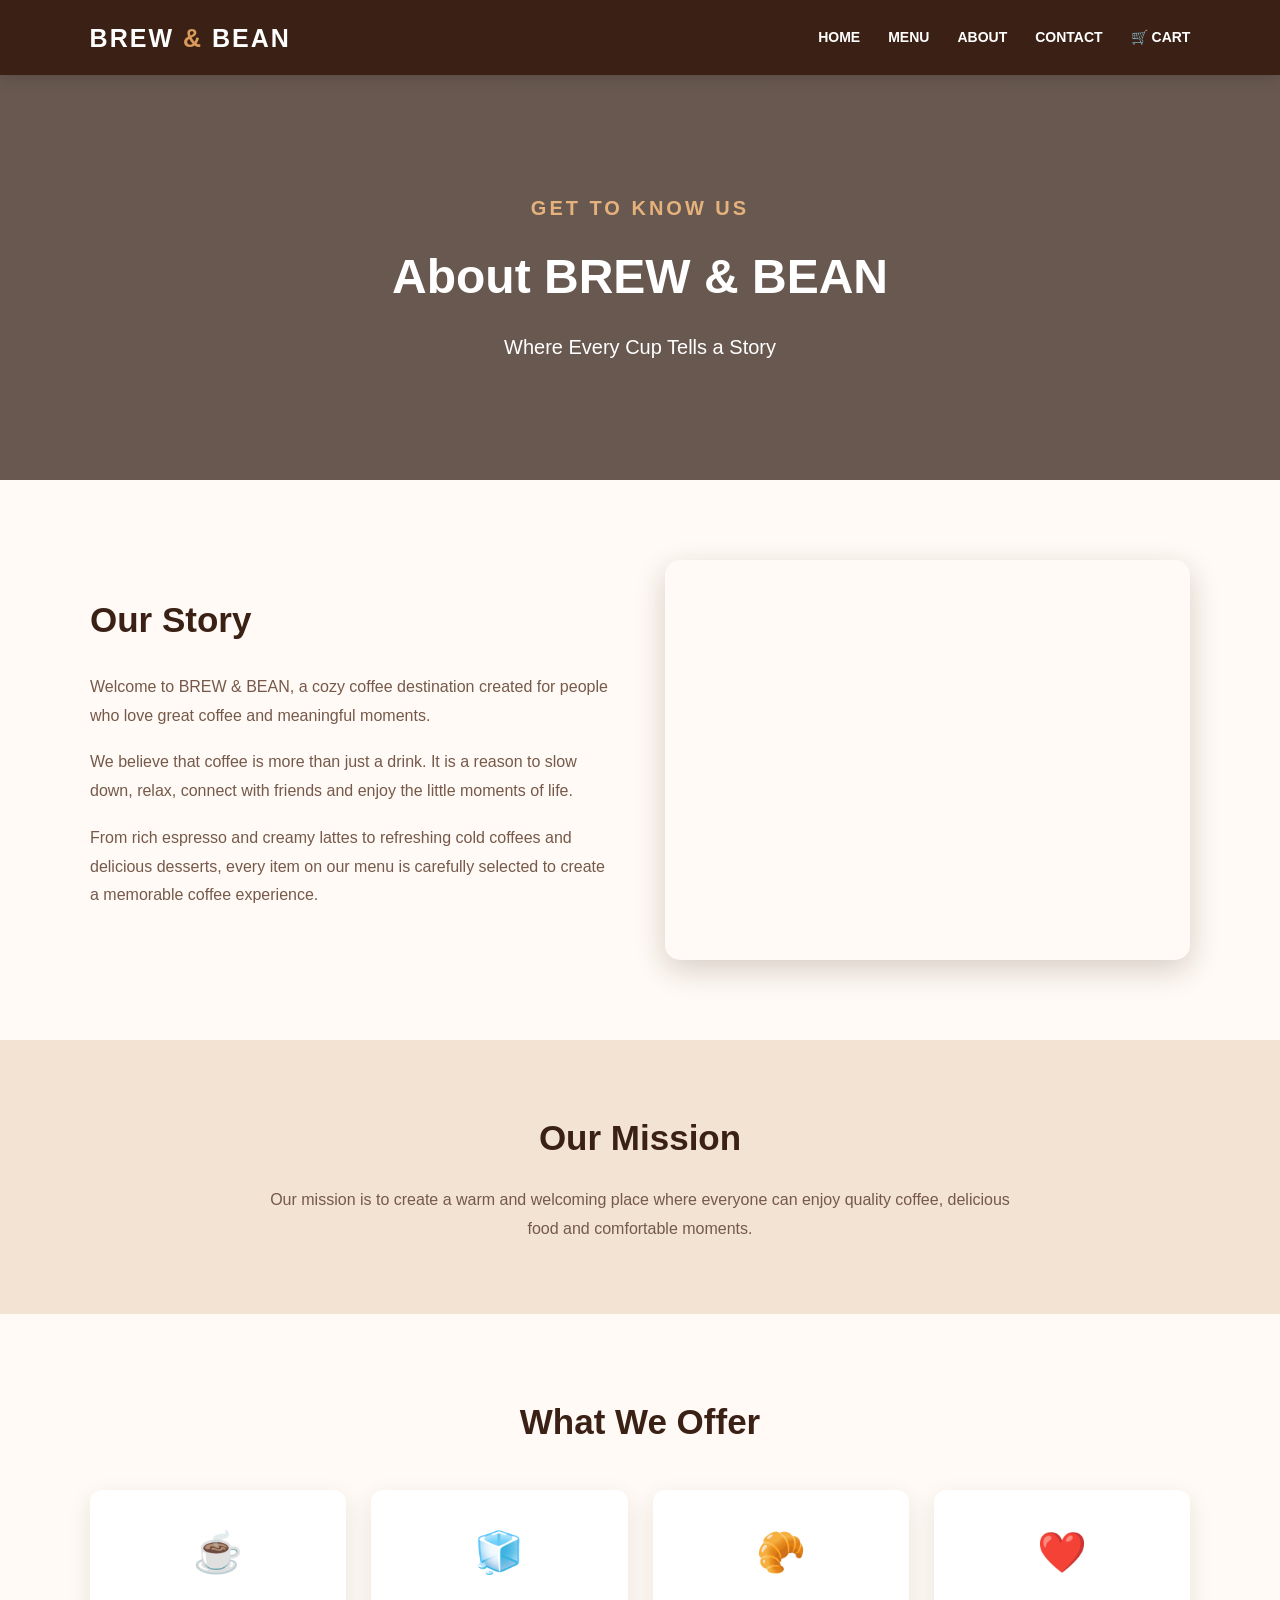
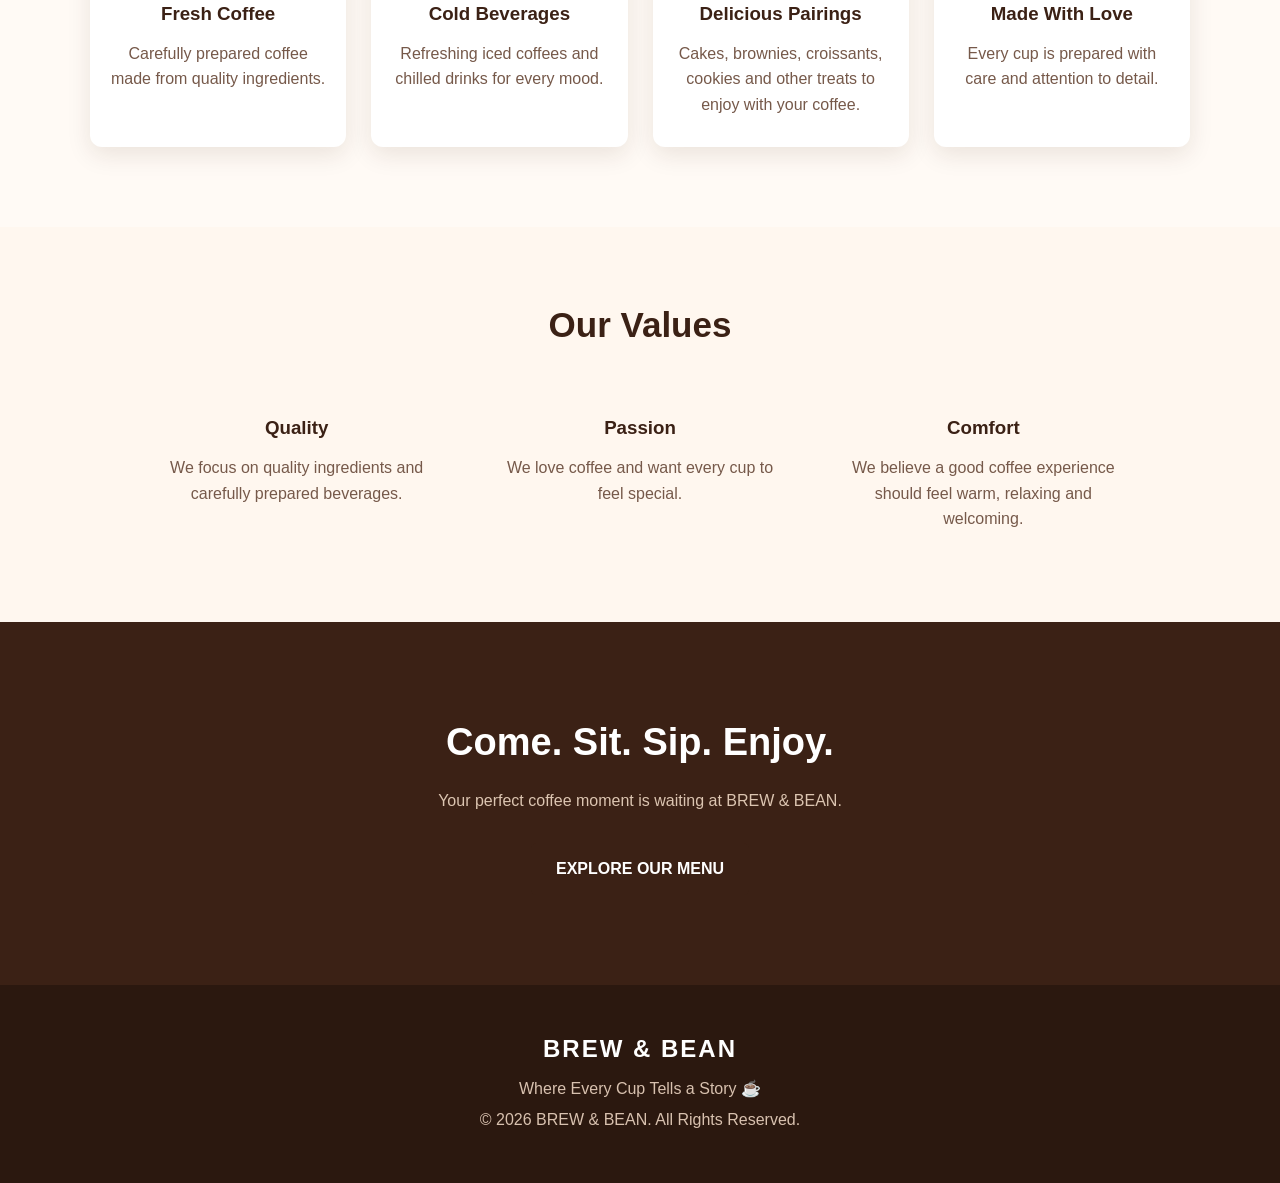
<file: about.html>
<!DOCTYPE html>
<html lang="en">
<head>
    <meta charset="UTF-8">
    <meta name="viewport"
          content="width=device-width, initial-scale=1.0">
    <title>BREW & BEAN | About Us</title>
    <link rel="stylesheet" href="css/style.css">
</head>
<body>
<header>
    <div class="logo">
        BREW <span>&</span> BEAN
    </div>
    <nav>
        <a href="index.html">HOME</a>
        <a href="menu.html">MENU</a>
        <a href="about.html">ABOUT</a>
        <a href="contact.html">CONTACT</a>
        <a href="cart.html">🛒 CART</a>
    </nav>
</header>
<section class="about-hero">
    <div class="about-hero-content">
        <p class="small-title">GET TO KNOW US</p>
        <h1>About BREW & BEAN</h1>
        <p>
            Where Every Cup Tells a Story
        </p>
    </div>
</section>
<section class="about-section">
    <div class="about-content">
        <div class="about-text">
            <h2>Our Story</h2>
            <p>
                Welcome to BREW & BEAN, a cozy coffee destination
                created for people who love great coffee and
                meaningful moments.
            </p>
            <p>
                We believe that coffee is more than just a drink.
                It is a reason to slow down, relax, connect with
                friends and enjoy the little moments of life.
            </p>
            <p>
                From rich espresso and creamy lattes to refreshing
                cold coffees and delicious desserts, every item on
                our menu is carefully selected to create a memorable
                coffee experience.
            </p>
        </div>
        <div class="about-video">
            <video autoplay muted loop playsinline>
                <source
                    src="videos/coffee.mp4"
                    type="video/mp4">
            </video>
        </div>
    </div>
</section>
<section class="mission">
    <h2>Our Mission</h2>
    <p>
        Our mission is to create a warm and welcoming place where
        everyone can enjoy quality coffee, delicious food and
        comfortable moments.
    </p>
</section>
<section class="offer-section">
    <h2>What We Offer</h2>
    <div class="offer-grid">
        <div class="offer-card">
            <div class="offer-icon">☕</div>
            <h3>Fresh Coffee</h3>
            <p>
                Carefully prepared coffee made from quality
                ingredients.
            </p>
        </div>
        <div class="offer-card">
            <div class="offer-icon">🧊</div>
            <h3>Cold Beverages</h3>
            <p>
                Refreshing iced coffees and chilled drinks
                for every mood.
            </p>
        </div>
        <div class="offer-card">
            <div class="offer-icon">🥐</div>
            <h3>Delicious Pairings</h3>
            <p>
                Cakes, brownies, croissants, cookies and other
                treats to enjoy with your coffee.
            </p>
        </div>
        <div class="offer-card">
            <div class="offer-icon">❤️</div>
            <h3>Made With Love</h3>
            <p>
                Every cup is prepared with care and attention
                to detail.
            </p>
        </div>
    </div>
</section>
<section class="values-section">
    <h2>Our Values</h2>
    <div class="values-grid">
        <div>
            <h3>Quality</h3>
            <p>
                We focus on quality ingredients and carefully
                prepared beverages.
            </p>
        </div>
        <div>
            <h3>Passion</h3>
            <p>
                We love coffee and want every cup to feel
                special.
            </p>
        </div>
        <div>
            <h3>Comfort</h3>
            <p>
                We believe a good coffee experience should feel
                warm, relaxing and welcoming.
            </p>
        </div>
    </div>
</section>
<section class="about-closing">
    <h2>Come. Sit. Sip. Enjoy.</h2>
    <p>
        Your perfect coffee moment is waiting at BREW & BEAN.
    </p>
    <a href="menu.html" class="btn">
        EXPLORE OUR MENU
    </a>
</section>
<footer>
    <h2>BREW & BEAN</h2>
    <p>Where Every Cup Tells a Story ☕</p>
    <p>© 2026 BREW & BEAN. All Rights Reserved.</p>
</footer>
</body>
</html>
</file>
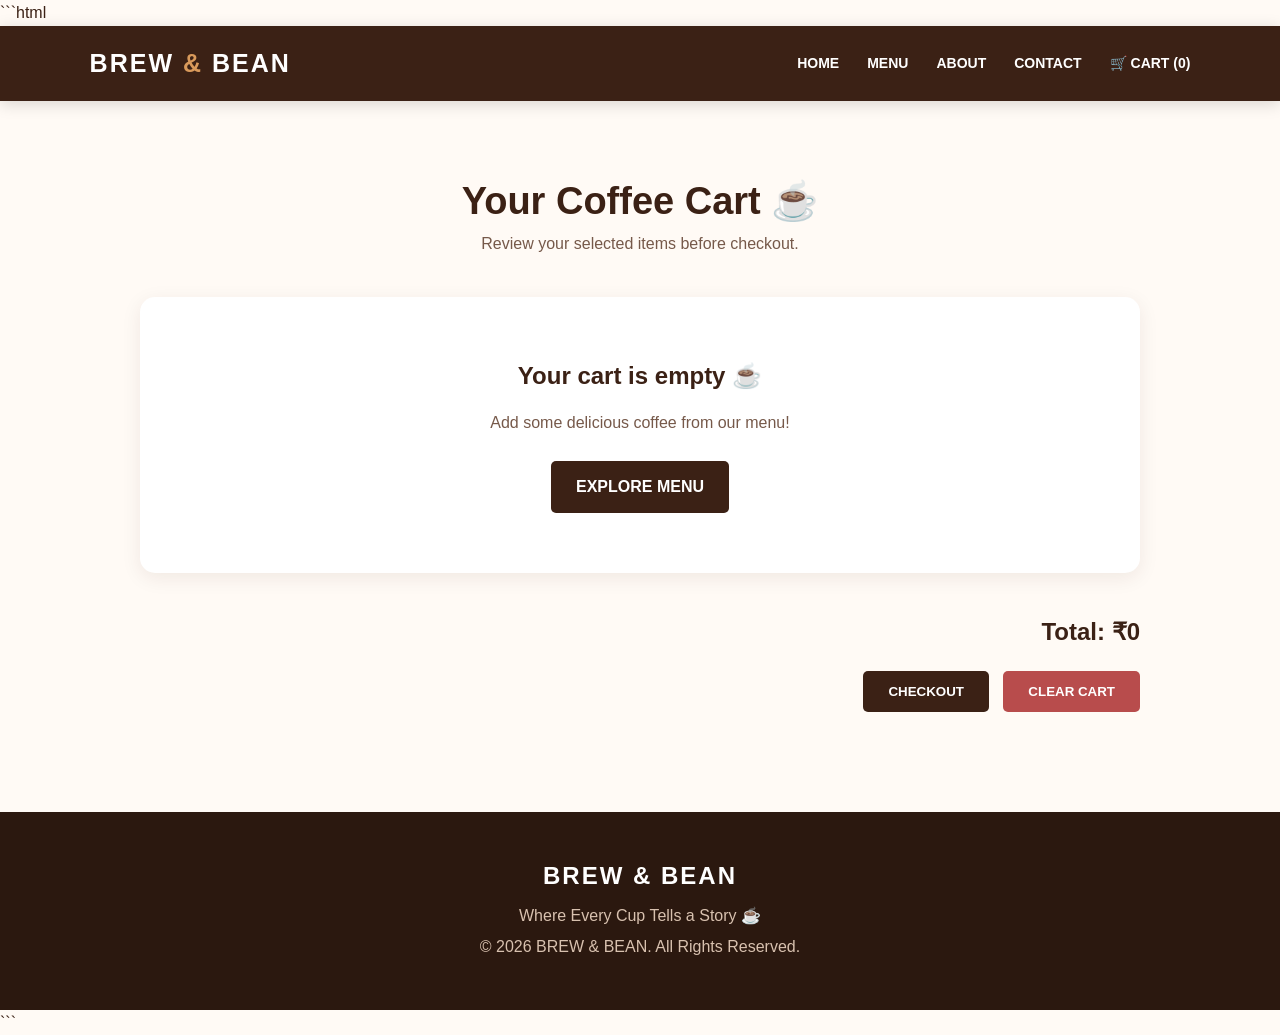
<file: cart.html>
```html
<!DOCTYPE html>
<html lang="en">
<head>
    <meta charset="UTF-8">
    <meta name="viewport"
          content="width=device-width, initial-scale=1.0">
    <title>BREW & BEAN | Cart</title>
    <link rel="stylesheet" href="css/style.css">
</head>
<body>
<header>
    <div class="logo">
        BREW <span>&</span> BEAN
    </div>
    <nav>
        <a href="index.html">HOME</a>
        <a href="menu.html">MENU</a>
        <a href="about.html">ABOUT</a>
        <a href="contact.html">CONTACT</a>
        <a href="cart.html">🛒 CART</a>
    </nav>
</header>
<section class="cart-section">
    <h1>Your Coffee Cart ☕</h1>
    <p class="section-text">
        Review your selected items before checkout.
    </p>
    <div id="cart-container">
    </div>
    <div class="cart-summary">
        <h2>
            Total:
            ₹<span id="cart-total">0</span>
        </h2>
        <button
            class="checkout-btn"
            onclick="checkout()">
            CHECKOUT
        </button>
        <button
            class="clear-btn"
            onclick="clearCart()">
            CLEAR CART
        </button>
    </div>
</section>
<footer>
    <h2>BREW & BEAN</h2>
    <p>Where Every Cup Tells a Story ☕</p>
    <p>© 2026 BREW & BEAN. All Rights Reserved.</p>
</footer>
<script src="java script/script.js"></script>
</body>
</html>
```
</file>
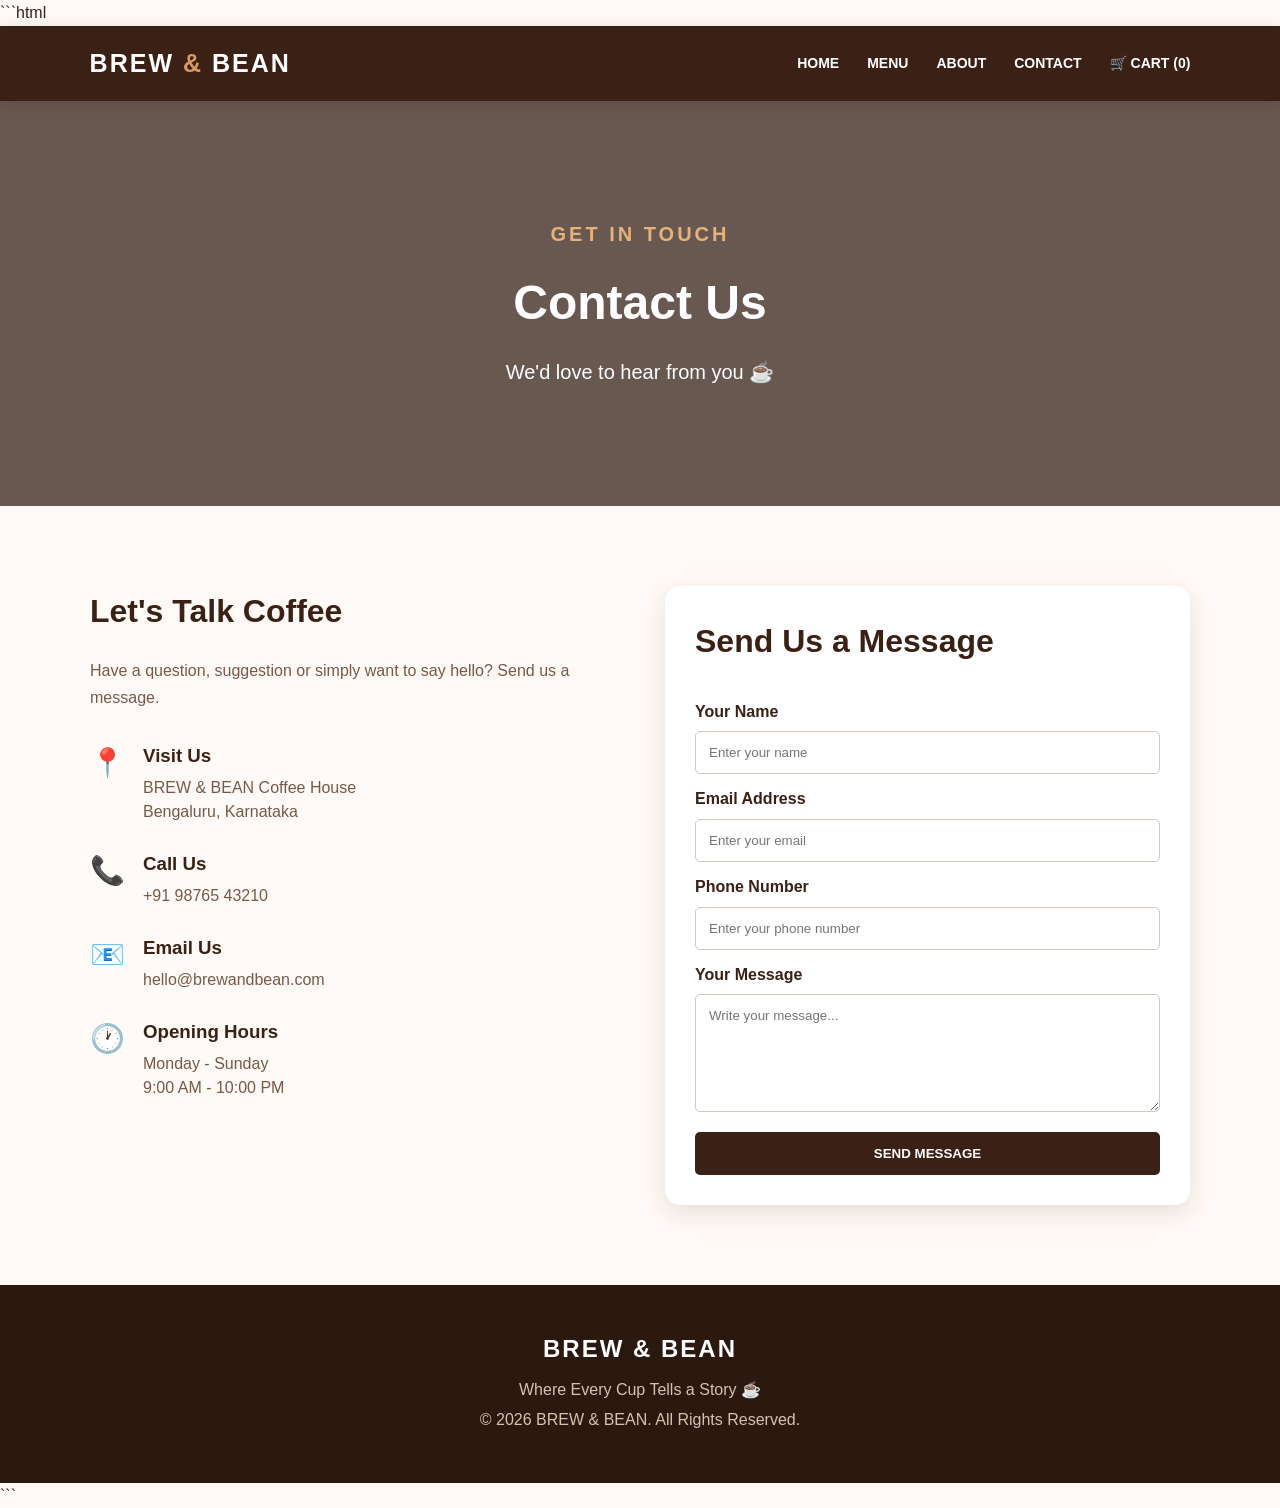
<file: contact.html>
```html
<!DOCTYPE html>
<html lang="en">
<head>
    <meta charset="UTF-8">
    <meta name="viewport"
          content="width=device-width, initial-scale=1.0">
    <title>BREW & BEAN | Contact</title>
    <link rel="stylesheet" href="css/style.css">
</head>
<body>
<header>
    <div class="logo">
        BREW <span>&</span> BEAN
    </div>
    <nav>
        <a href="index.html">HOME</a>
        <a href="menu.html">MENU</a>
        <a href="about.html">ABOUT</a>
        <a href="contact.html">CONTACT</a>
        <a href="cart.html">🛒 CART</a>
    </nav>
</header>
<section class="about-hero">
    <div class="about-hero-content">
        <p class="small-title">GET IN TOUCH</p>
        <h1>Contact Us</h1>
        <p>
            We'd love to hear from you ☕
        </p>
    </div>
</section>
<section class="contact-section">
    <div class="contact-container">
        <div class="contact-info">
            <h2>Let's Talk Coffee</h2>
            <p>
                Have a question, suggestion or simply want to
                say hello? Send us a message.
            </p>
            <div class="contact-item">
                <span>📍</span>
                <div>
                    <h3>Visit Us</h3>
                    <p>
                        BREW & BEAN Coffee House<br>
                        Bengaluru, Karnataka
                    </p>
                </div>
            </div>
            <div class="contact-item">
                <span>📞</span>
                <div>
                    <h3>Call Us</h3>
                    <p>
                        +91 98765 43210
                    </p>
                </div>
            </div>
            <div class="contact-item">
                <span>📧</span>
                <div>
                    <h3>Email Us</h3>
                    <p>
                        hello@brewandbean.com
                    </p>
                </div>
            </div>
            <div class="contact-item">
                <span>🕐</span>
                <div>
                    <h3>Opening Hours</h3>
                    <p>
                        Monday - Sunday<br>
                        9:00 AM - 10:00 PM
                    </p>
                </div>
            </div>
        </div>
        <div class="contact-form">
            <h2>Send Us a Message</h2>
            <form onsubmit="sendMessage(event)">
                <label for="name">
                    Your Name
                </label>
                <input
                    type="text"
                    id="name"
                    placeholder="Enter your name"
                    required
                >
                <label for="email">
                    Email Address
                </label>
                <input
                    type="email"
                    id="email"
                    placeholder="Enter your email"
                    required
                >
                <label for="phone">
                    Phone Number
                </label>
                <input
                    type="tel"
                    id="phone"
                    placeholder="Enter your phone number"
                >
                <label for="message">
                    Your Message
                </label>
                <textarea
                    id="message"
                    rows="6"
                    placeholder="Write your message..."
                    required
                ></textarea>
                <button type="submit">
                    SEND MESSAGE
                </button>
            </form>
        </div>
    </div>
</section>
<footer>
    <h2>BREW & BEAN</h2>
    <p>Where Every Cup Tells a Story ☕</p>
    <p>© 2026 BREW & BEAN. All Rights Reserved.</p>
</footer>
<script src="java script/script.js"></script>
</body>
</html>
```
</file>
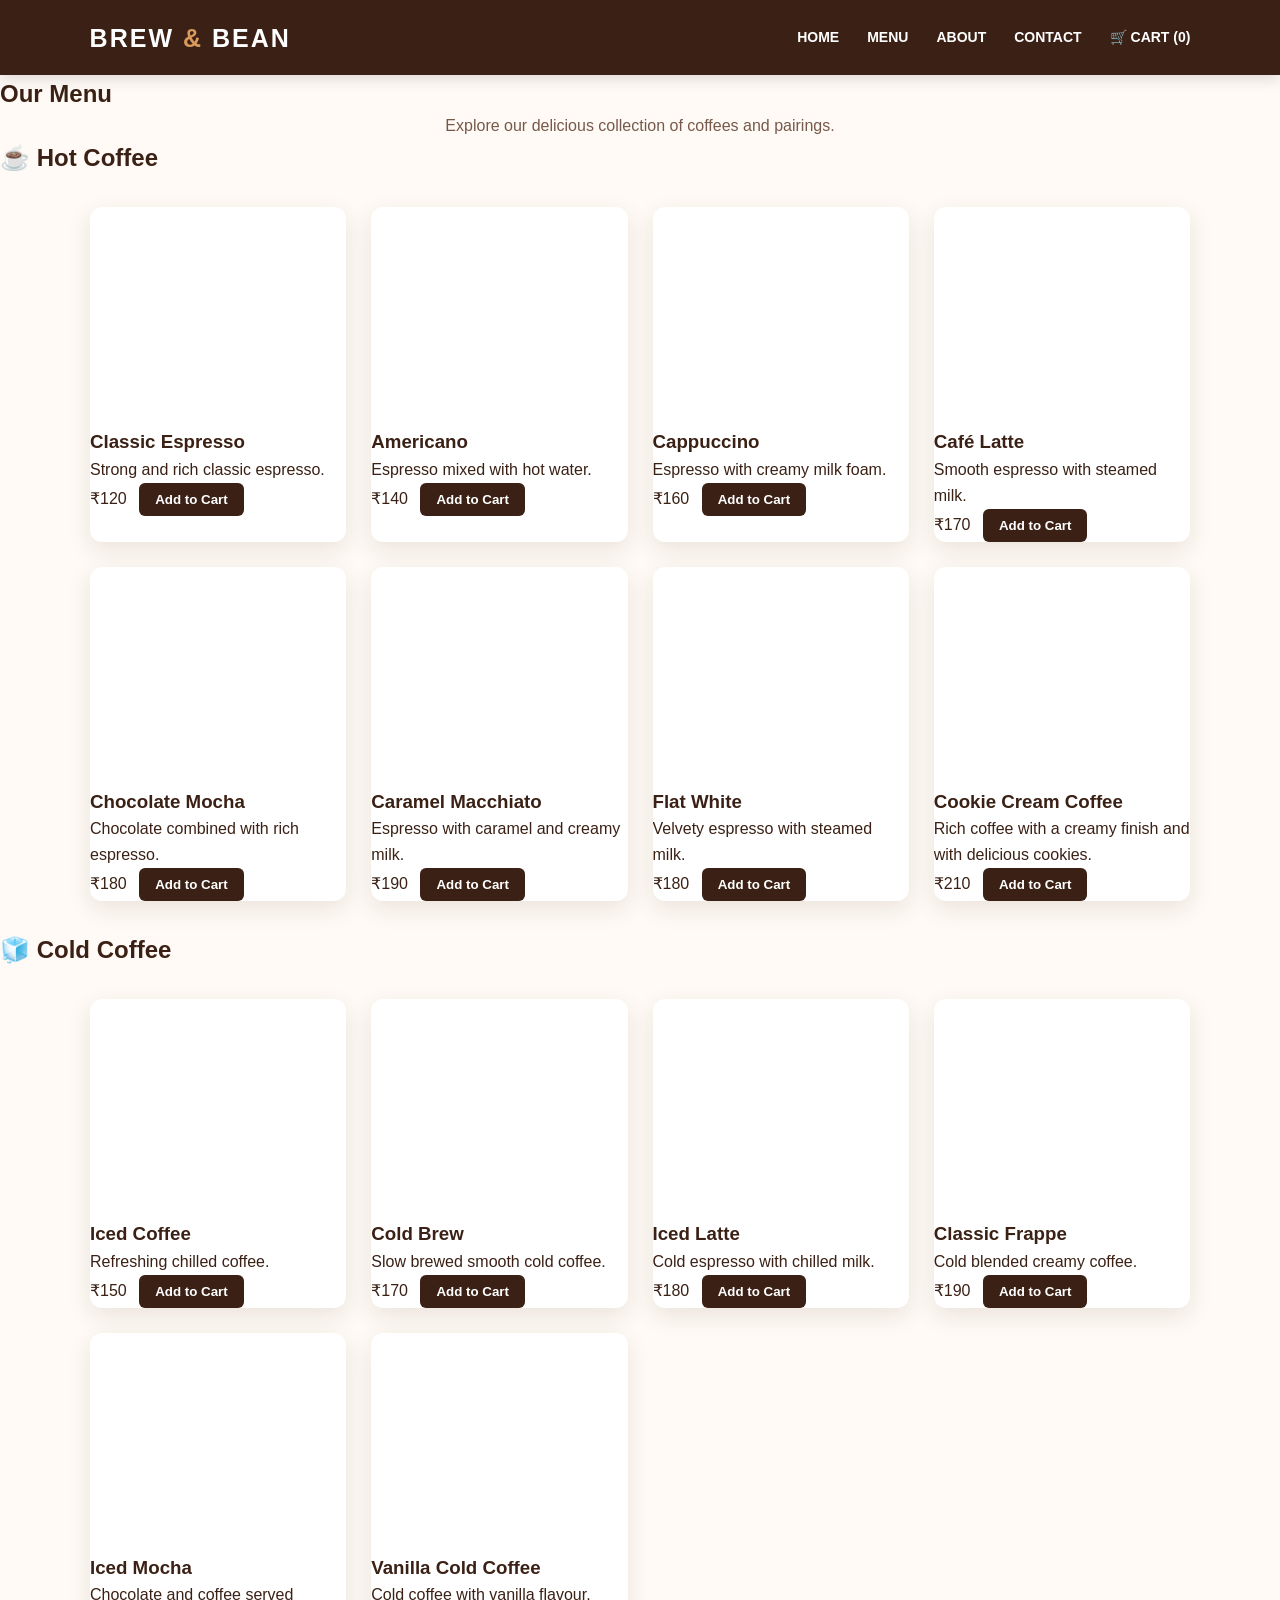
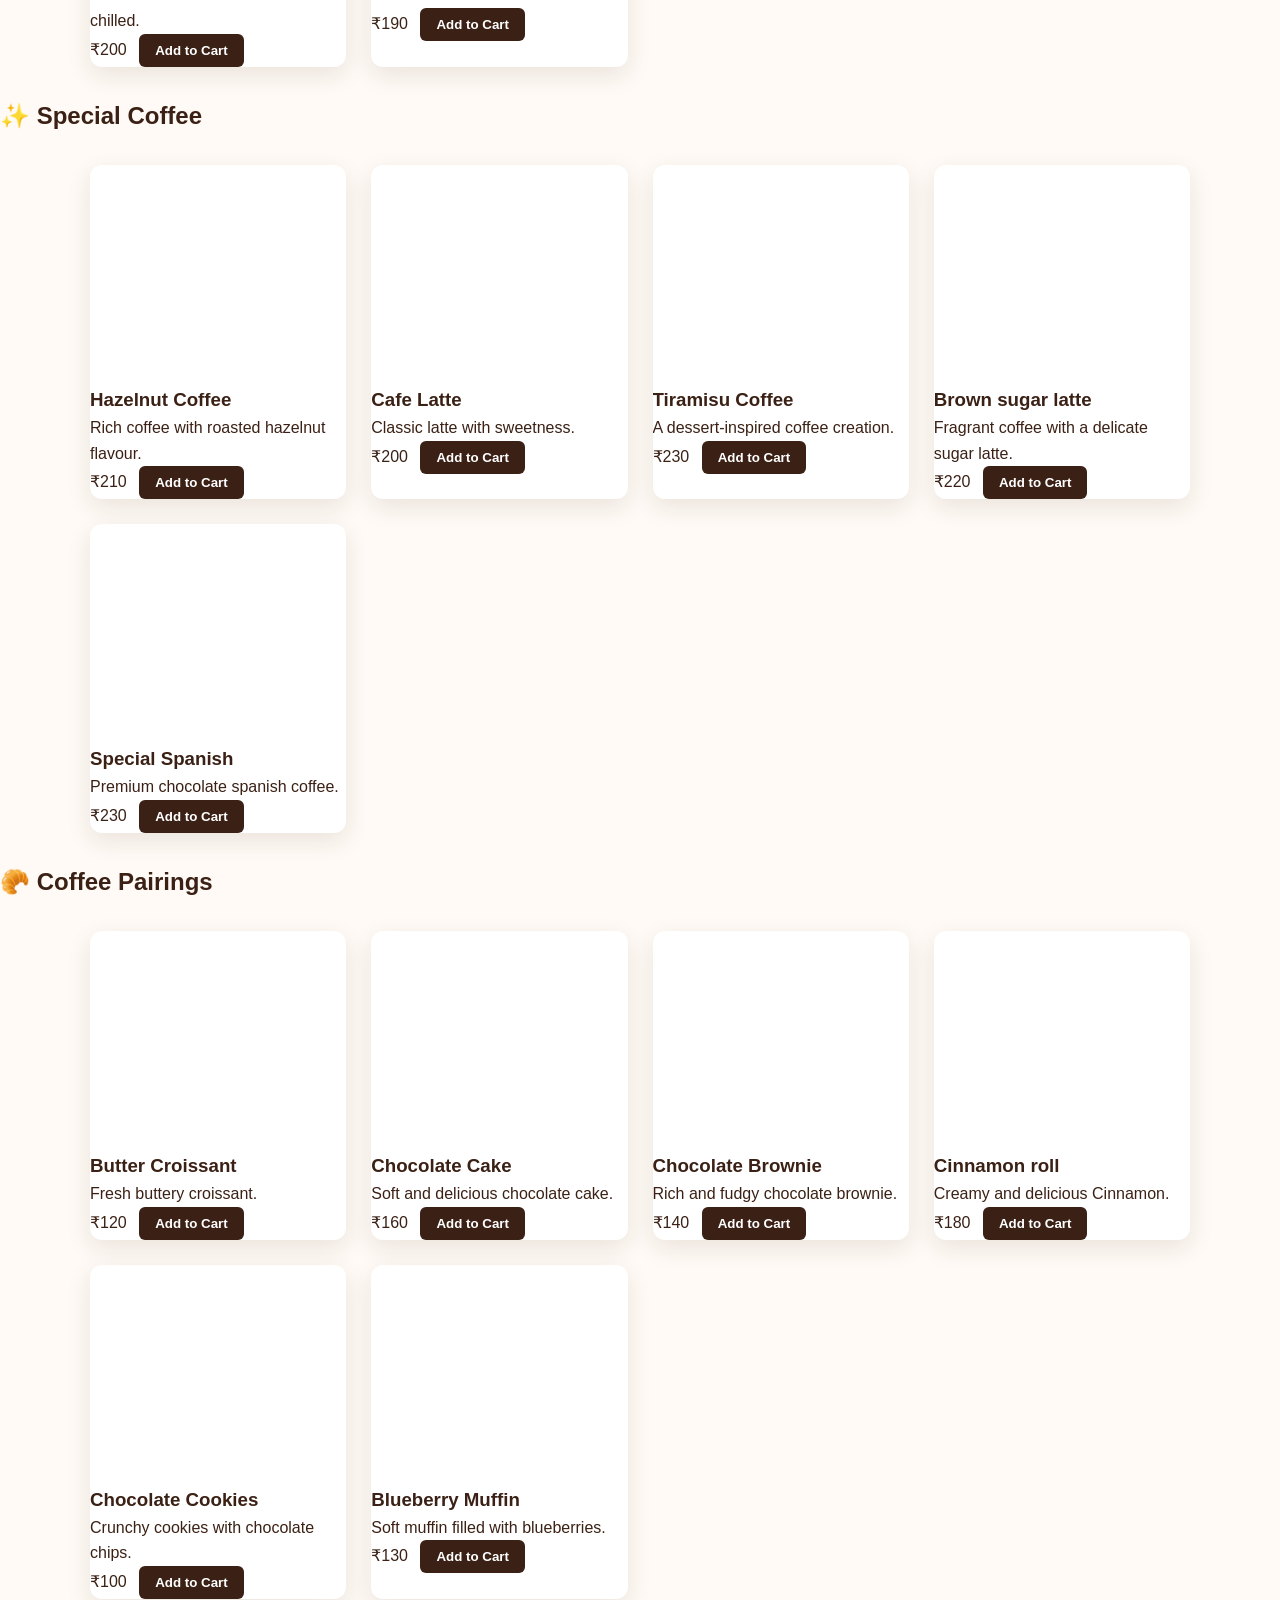
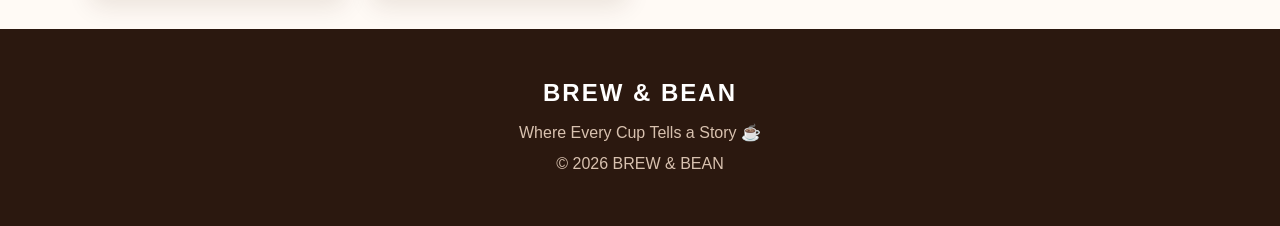
<file: menu.html>
<!DOCTYPE html>
<html lang="en">
<head>
    <meta charset="UTF-8">
    <meta name="viewport"
          content="width=device-width, initial-scale=1.0">
    <title>BREW & BEAN | Menu</title>
    <link rel="stylesheet" href="css/style.css">
</head>
<body>
<header>
    <div class="logo">
        BREW <span>&</span> BEAN
    </div>
    <nav>
        <a href="index.html">HOME</a>
        <a href="menu.html">MENU</a>
        <a href="about.html">ABOUT</a>
        <a href="contact.html">CONTACT</a>
        <a href="cart.html">🛒 CART</a>
    </nav>
</header>
<section class="menu-section">
    <h1>Our Menu</h1>
    <p class="section-text">
        Explore our delicious collection of coffees and pairings.
    </p>
    <h2 class="category-title">
        ☕ Hot Coffee
    </h2>
    <div class="coffee-grid">
        <div class="coffee-card">
            <video autoplay muted loop playsinline>
                <source src="videos/espresso.mp4"
                        type="video/mp4">
            </video>
            <div class="card-content">
                <h3>Classic Espresso</h3>
                <p>Strong and rich classic espresso.</p>
                <span>₹120</span>
                <button onclick="addToCart('Classic Espresso',120)">
                    Add to Cart
                </button>
            </div>
        </div>
        <div class="coffee-card">
            <video autoplay muted loop playsinline>
                <source src="videos/americano.mp4"
                        type="video/mp4">
            </video>
            <div class="card-content">
                <h3>Americano</h3>
                <p>Espresso mixed with hot water.</p>
                <span>₹140</span>
                <button onclick="addToCart('Americano',140)">
                    Add to Cart
                </button>
            </div>
        </div>
        <div class="coffee-card">
            <video autoplay muted loop playsinline>
                <source src="videos/cappuccino.mp4"
                        type="video/mp4">
            </video>
            <div class="card-content">
                <h3>Cappuccino</h3>
                <p>Espresso with creamy milk foam.</p>
                <span>₹160</span>
                <button onclick="addToCart('Cappuccino',160)">
                    Add to Cart
                </button>
            </div>
        </div>
        <div class="coffee-card">
            <video autoplay muted loop playsinline>
                <source src="videos/cafe latte.mp4"
                        type="video/mp4">
            </video>
            <div class="card-content">
                <h3>Café Latte</h3>
                <p>Smooth espresso with steamed milk.</p>
                <span>₹170</span>
                <button onclick="addToCart('Café Latte',170)">
                    Add to Cart
                </button>
            </div>
        </div>
        <div class="coffee-card">
            <video autoplay muted loop playsinline>
                <source src="videos/mocha.mp4"
                        type="video/mp4">
            </video>
            <div class="card-content">
                <h3>Chocolate Mocha</h3>
                <p>Chocolate combined with rich espresso.</p>
                <span>₹180</span>
                <button onclick="addToCart('Chocolate Mocha',180)">
                    Add to Cart
                </button>
            </div>
        </div>
        <div class="coffee-card">
            <video autoplay muted loop playsinline>
                <source src="videos/caramel-macchia to.mp4"
                        type="video/mp4">
            </video>
            <div class="card-content">
                <h3>Caramel Macchiato</h3>
                <p>Espresso with caramel and creamy milk.</p>
                <span>₹190</span>
                <button onclick="addToCart('Caramel Macchiato',190)">
                    Add to Cart
                </button>
            </div>
        </div>
        <div class="coffee-card">
            <video autoplay muted loop playsinline>
                <source src="videos/flate white.mp4"
                        type="video/mp4">
            </video>
            <div class="card-content">
                <h3>Flat White</h3>
                <p>Velvety espresso with steamed milk.</p>
                <span>₹180</span>
                <button onclick="addToCart('Flat White',180)">
                    Add to Cart
                </button>
            </div>
        </div>
        <div class="coffee-card">
            <video autoplay muted loop playsinline>
                <source src="videos/cookie cream coffee.mp4"
                        type="video/mp4">
            </video>
            <div class="card-content">
                <h3>Cookie Cream Coffee</h3>
                <p>Rich coffee with a creamy finish and with delicious cookies.</p>
                <span>₹210</span>
                <button onclick="addToCart('Cookie Cream Coffee',210)">
                    Add to Cart
                </button>
            </div>
        </div>
    </div>
    <h2 class="category-title">
        🧊 Cold Coffee
    </h2>
    <div class="coffee-grid">
        <div class="coffee-card">
            <video autoplay muted loop playsinline>
                <source src="videos/cold coffee.mp4"
                        type="video/mp4">
            </video>
            <div class="card-content">
                <h3>Iced Coffee</h3>
                <p>Refreshing chilled coffee.</p>
                <span>₹150</span>
                <button onclick="addToCart('Iced Coffee',150)">
                    Add to Cart
                </button>
            </div>
        </div>
        <div class="coffee-card">
            <video autoplay muted loop playsinline>
                <source src="videos/cold brew.mp4"
                        type="video/mp4">
            </video>
            <div class="card-content">
                <h3>Cold Brew</h3>
                <p>Slow brewed smooth cold coffee.</p>
                <span>₹170</span>
                <button onclick="addToCart('Cold Brew',170)">
                    Add to Cart
                </button>
            </div>
        </div>
        <div class="coffee-card">
            <video autoplay muted loop playsinline>
                <source src="videos/iced latte.mp4"
                        type="video/mp4">
            </video>
            <div class="card-content">
                <h3>Iced Latte</h3>
                <p>Cold espresso with chilled milk.</p>
                <span>₹180</span>
                <button onclick="addToCart('Iced Latte',180)">
                    Add to Cart
                </button>
            </div>
        </div>
        <div class="coffee-card">
            <video autoplay muted loop playsinline>
                <source src="videos/frappe.mp4"
                        type="video/mp4">
            </video>
            <div class="card-content">
                <h3>Classic Frappe</h3>
                <p>Cold blended creamy coffee.</p>
                <span>₹190</span>
                <button onclick="addToCart('Classic Frappe',190)">
                    Add to Cart
                </button>
            </div>
        </div>
        <div class="coffee-card">
            <video autoplay muted loop playsinline>
                <source src="videos/iced mocha.mp4"
                        type="video/mp4">
            </video>
            <div class="card-content">
                <h3>Iced Mocha</h3>
                <p>Chocolate and coffee served chilled.</p>
                <span>₹200</span>
                <button onclick="addToCart('Iced Mocha',200)">
                    Add to Cart
                </button>
            </div>
        </div>
        <div class="coffee-card">
            <video autoplay muted loop playsinline>
                <source src="videos/vanilla iced coffee.mp4"
                        type="video/mp4">
            </video>
            <div class="card-content">
                <h3>Vanilla Cold Coffee</h3>
                <p>Cold coffee with vanilla flavour.</p>
                <span>₹190</span>
                <button onclick="addToCart('Vanilla Cold Coffee',190)">
                    Add to Cart
                </button>
            </div>
        </div>
    </div>
    <h2 class="category-title">
        ✨ Special Coffee
    </h2>
    <div class="coffee-grid">
        <div class="coffee-card">
            <video autoplay muted loop playsinline>
                <source src="videos/hazel nut.mp4"
                        type="video/mp4">
            </video>
            <div class="card-content">
                <h3>Hazelnut Coffee</h3>
                <p>Rich coffee with roasted hazelnut flavour.</p>
                <span>₹210</span>
                <button onclick="addToCart('Hazelnut Coffee',210)">
                    Add to Cart
                </button>
            </div>
        </div>
        <div class="coffee-card">
            <video autoplay muted loop playsinline>
                <source src="videos/cafe latte.mp4"
                        type="video/mp4">
            </video>
            <div class="card-content">
                <h3>Cafe Latte</h3>
                <p>Classic latte with sweetness.</p>
                <span>₹200</span>
                <button onclick="addToCart('Cafe Latte',200)">
                    Add to Cart
                </button>
            </div>
        </div>
        <div class="coffee-card">
            <video autoplay muted loop playsinline>
                <source src="videos/Tiramisu.mp4"
                        type="video/mp4">
            </video>
            <div class="card-content">
                <h3>Tiramisu Coffee</h3>
                <p>A dessert-inspired coffee creation.</p>
                <span>₹230</span>
                <button onclick="addToCart('Tiramisu Coffee',230)">
                    Add to Cart
                </button>
            </div>
        </div>
        <div class="coffee-card">
            <video autoplay muted loop playsinline>
                <source src="videos/Brown sugar latte.mp4"
                        type="video/mp4">
            </video>
            <div class="card-content">
                <h3>Brown sugar latte</h3>
                <p>Fragrant coffee with a delicate sugar latte.</p>
                <span>₹220</span>
                <button onclick="addToCart('Brown sugar latte',220)">
                    Add to Cart
                </button>
            </div>
        </div>
        <div class="coffee-card">
            <video autoplay muted loop playsinline>
                <source src="videos/spanish.mp4"
                        type="video/mp4">
            </video>
            <div class="card-content">
                <h3> Special Spanish</h3>
                <p>Premium chocolate spanish coffee.</p>
                <span>₹230</span>
                <button onclick="addToCart(' Special Spanish',230)">
                    Add to Cart
                </button>
            </div>
        </div>
    </div>
    <h2 class="category-title">
        🥐 Coffee Pairings
    </h2>
    <div class="coffee-grid">
        <div class="coffee-card">
            <video autoplay muted loop playsinline>
                <source src="videos/croissant.mp4"
                        type="video/mp4">
            </video>
            <div class="card-content">
                <h3>Butter Croissant</h3>
                <p>Fresh buttery croissant.</p>
                <span>₹120</span>
                <button onclick="addToCart('Butter Croissant',120)">
                    Add to Cart
                </button>
            </div>
        </div>
        <div class="coffee-card">
            <video autoplay muted loop playsinline>
                <source src="videos/choco cake.mp4"
                        type="video/mp4">
            </video>
            <div class="card-content">
                <h3>Chocolate Cake</h3>
                <p>Soft and delicious chocolate cake.</p>
                <span>₹160</span>
                <button onclick="addToCart('Chocolate Cake',160)">
                    Add to Cart
                </button>
            </div>
        </div>
        <div class="coffee-card">
            <video autoplay muted loop playsinline>
                <source src="videos/choco browine.mp4"
                        type="video/mp4">
            </video>
            <div class="card-content">
                <h3>Chocolate Brownie</h3>
                <p>Rich and fudgy chocolate brownie.</p>
                <span>₹140</span>
                <button onclick="addToCart('Chocolate Brownie',140)">
                    Add to Cart
                </button>
            </div>
        </div>
        <div class="coffee-card">
            <video autoplay muted loop playsinline>
                <source src="videos/cinnamon rolls.mp4"
                        type="video/mp4">
            </video>
            <div class="card-content">
                <h3>Cinnamon roll</h3>
                <p>Creamy and delicious Cinnamon.</p>
                <span>₹180</span>
                <button onclick="addToCart('Cinnamon',180)">
                    Add to Cart
                </button>
            </div>
        </div>
        <div class="coffee-card">
            <video autoplay muted loop playsinline>
                <source src="videos/cookies.mp4"
                        type="video/mp4">
            </video>
            <div class="card-content">
                <h3>Chocolate Cookies</h3>
                <p>Crunchy cookies with chocolate chips.</p>
                <span>₹100</span>
                <button onclick="addToCart('Chocolate Cookies',100)">
                    Add to Cart
                </button>
            </div>
        </div>
        <div class="coffee-card">
            <video autoplay muted loop playsinline>
                <source src="videos/blueberry cake.mp4"
                        type="video/mp4">
            </video>
            <div class="card-content">
                <h3>Blueberry Muffin</h3>
                <p>Soft muffin filled with blueberries.</p>
                <span>₹130</span>
                <button onclick="addToCart('Blueberry Muffin',130)">
                    Add to Cart
                </button>
            </div>
        </div>
    </div>
</section>
<footer>
    <h2>BREW & BEAN</h2>
    <p>Where Every Cup Tells a Story ☕</p>
    <p>© 2026 BREW & BEAN</p>
</footer>
<script src="java script/script.js"></script>
</body>
</html>
</file>
<file: css/style.css>
* {
    margin: 0;
    padding: 0;
    box-sizing: border-box;
}
html {
    scroll-behavior: smooth;
}
body {
    font-family: Arial, sans-serif;
    background: #fffaf5;
    color: #3b2115;
    line-height: 1.6;
}
a {
    text-decoration: none;
    color: inherit;
}
button {
    font-family: inherit;
}
header {
    width: 100%;
    min-height: 75px;
    display: flex;
    justify-content: space-between;
    align-items: center;
    padding: 15px 7%;
    background: #3b2115;
    color: white;
    position: sticky;
    top: 0;
    z-index: 1000;
    box-shadow: 0 3px 15px rgba(0, 0, 0, 0.15);
}
.logo {
    font-size: 25px;
    font-weight: bold;
    letter-spacing: 2px;
}
.logo span {
    color: #d99a5b;
}
nav {
    display: flex;
    align-items: center;
    gap: 28px;
}
nav a {
    color: white;
    font-size: 14px;
    font-weight: bold;
    transition: 0.3s;
}
nav a:hover {
    color: #d99a5b;
}
.btn {
    display: inline-block;
    padding: 13px 25px;
    background: #3b2115;
    color: white;
    border-radius: 5px;
    font-weight: bold;
    transition: 0.3s;
}
.btn:hover {
    background: #a45d2e;
    transform: translateY(-2px);
}
.hero {
    min-height: 85vh;
    display: flex;
    justify-content: center;
    align-items: center;
    text-align: center;
    padding: 50px 7%;
    background:
        linear-gradient(
            rgba(45, 23, 12, 0.68),
            rgba(45, 23, 12, 0.68)
        ),
        url("../videos/coffee-background.jpg");
    background-size: cover;
    background-position: center;
    color: white;
}
.hero-content {
    max-width: 800px;
}
.hero h1 {
    font-size: 65px;
    line-height: 1.1;
    margin-bottom: 20px;
}
.hero h1 span {
    color: #e1a66b;
}
.hero p {
    font-size: 21px;
    margin-bottom: 30px;
    color: #f4dfca;
}
.section {
    padding: 80px 7%;
}
.section-title {
    text-align: center;
    margin-bottom: 45px;
}
.section-title h2 {
    font-size: 38px;
    margin-bottom: 10px;
}
.section-title p {
    color: #76594a;
}
.why-us {
    padding: 70px 7%;
    text-align: center;
}

.why-us h2 {
    font-size: 35px;
    margin-bottom: 35px;
}

.features {
    max-width: 1100px;
    margin: auto;
    display: grid;
    grid-template-columns: repeat(3, 1fr);
    gap: 25px;
}

.features > div {
    background: white;
    padding: 30px 25px;
    border-radius: 12px;
    box-shadow: 0 8px 25px rgba(60, 30, 10, 0.10);
    border: 1px solid #ead8c8;
    transition: 0.3s ease;
}

.features > div:hover {
    transform: translateY(-8px);
    box-shadow: 0 15px 30px rgba(59, 33, 21, 0.20);
}

.features h3 {
    margin-bottom: 12px;
    color: #3b2115;
}

.features p {
    color: #76594a;
}
.featured {
    padding: 80px 7%;
}
.featured-grid {
    max-width: 1100px;
    margin: auto;
    display: grid;
    grid-template-columns:
        repeat(auto-fit, minmax(240px, 1fr));
    gap: 25px;
}
.feature-card {
    background: white;
    border-radius: 12px;
    overflow: hidden;
    box-shadow:
        0 8px 25px rgba(60, 30, 10, 0.10);
    transition: 0.3s;
}
.feature-card:hover {
    transform: translateY(-6px);
}
.feature-card video,
.feature-card img {
    width: 100%;
    height: 220px;
    object-fit: cover;
    display: block;
}
.feature-card-content {
    padding: 20px;
}
.feature-card-content h3 {
    margin-bottom: 8px;
}
.feature-card-content p {
    color: #76594a;
}
.coffee-grid {
    max-width: 1100px;
    margin: 30px auto;
    display: grid;
    grid-template-columns: repeat(4, 1fr);
    gap: 25px;
}

.coffee-card {
    background: white;
    border-radius: 12px;
    overflow: hidden;
}

.coffee-card video {
    width: 100%;
    height: 220px;
    object-fit: cover;
    display: block;
}
.about-hero {
    min-height: 45vh;
    display: flex;
    justify-content: center;
    align-items: center;
    text-align: center;
    background:
        linear-gradient(
            rgba(40, 20, 10, 0.7),
            rgba(40, 20, 10, 0.7)
        ),
        url("../videos/coffee.mp4");
    background-size: cover;
    background-position: center;
    color: white;
}
.about-hero-content {
    padding: 30px;
}
.small-title {
    letter-spacing: 3px;
    font-size: 14px;
    color: #e5b27c;
    font-weight: bold;
}
.about-hero h1 {
    font-size: 48px;
    margin: 15px 0;
}
.about-hero p {
    font-size: 20px;
}
.about-section {
    padding: 80px 7%;
}
.coffee-card video {
    width: 100%;
    height: 220px;
    object-fit: cover;
    display: block;
    transition: transform 0.4s ease;
}
.coffee-card {
    background: white;
    border-radius: 12px;
    overflow: hidden;
    box-shadow: 0 8px 25px rgba(60, 30, 10, 0.10);
    transition: 0.3s ease;
}

.coffee-card:hover {
    transform: translateY(-8px);
    box-shadow: 0 15px 30px rgba(59, 33, 21, 0.20);
}

.coffee-card video {
    width: 100%;
    height: 220px;
    object-fit: cover;
    display: block;
}
.about-content {
    max-width: 1100px;
    margin: auto;
    display: grid;
    grid-template-columns: 1fr 1fr;
    gap: 50px;
    align-items: center;
}
.about-text h2 {
    font-size: 35px;
    margin-bottom: 25px;
}
.about-text p {
    line-height: 1.8;
    color: #76594a;
    margin-bottom: 18px;
}
.about-video {
    overflow: hidden;
    border-radius: 15px;
    box-shadow:
        0 10px 30px rgba(60, 30, 10, 0.2);
}
.about-video video {
    width: 100%;
    height: 400px;
    object-fit: cover;
    display: block;
}
.mission {
    padding: 70px 7%;
    text-align: center;
    background: #f2e3d3;
}
.mission h2 {
    font-size: 35px;
    margin-bottom: 20px;
}
.mission p {
    max-width: 750px;
    margin: auto;
    line-height: 1.8;
    color: #76594a;
}
.offer-section {
    padding: 80px 7%;
    text-align: center;
}
.offer-section h2 {
    font-size: 35px;
}
.offer-grid {
    display: grid;
    grid-template-columns:
        repeat(auto-fit, minmax(220px, 1fr));
    gap: 25px;
    max-width: 1100px;
    margin: 40px auto 0;
}
.offer-card {
    padding: 30px 20px;
    background: white;
    border-radius: 12px;
    box-shadow:
        0 8px 25px rgba(60, 30, 10, 0.1);
    transition: 0.3s;
}
.offer-card:hover {
    transform: translateY(-5px);
}
.offer-icon {
    font-size: 40px;
    margin-bottom: 15px;
}
.offer-card h3 {
    margin-bottom: 12px;
}
.offer-card p {
    color: #76594a;
    line-height: 1.6;
}
.values-section {
    padding: 70px 7%;
    text-align: center;
    background: #fff7ef;
}
.values-section h2 {
    font-size: 35px;
}
.values-grid {
    max-width: 1000px;
    margin: 40px auto 0;
    display: grid;
    grid-template-columns:
        repeat(auto-fit, minmax(220px, 1fr));
    gap: 30px;
}
.card-content button {
    background: #3b2115;
    color: white;
    border: none;
    padding: 9px 16px;
    border-radius: 6px;
    cursor: pointer;
    font-weight: bold;
    margin-left: 8px;
    transition: 0.3s;
}

.card-content button:hover {
    background: #a45d2e;
    transform: translateY(-2px);
}
.values-grid div {
    padding: 20px;
}
.values-grid h3 {
    margin-bottom: 12px;
}
.values-grid p {
    color: #76594a;
    line-height: 1.6;
}
.about-closing {
    padding: 90px 7%;
    text-align: center;
    background: #3b2115;
    color: white;
}
.about-closing h2 {
    font-size: 38px;
    margin-bottom: 15px;
}
.about-closing p {
    margin-bottom: 30px;
    color: #dcc5b1;
}
.contact-section {
    padding: 80px 7%;
}
.contact-container {
    max-width: 1100px;
    margin: auto;
    display: grid;
    grid-template-columns: 1fr 1fr;
    gap: 50px;
}
.contact-info h2,
.contact-form h2 {
    font-size: 32px;
    margin-bottom: 20px;
}
.contact-info > p {
    color: #76594a;
    line-height: 1.7;
    margin-bottom: 30px;
}
.contact-item {
    display: flex;
    gap: 18px;
    margin-bottom: 25px;
}
.contact-item > span {
    font-size: 28px;
}
.contact-item h3 {
    margin-bottom: 5px;
}
.contact-item p {
    color: #76594a;
    line-height: 1.5;
}
.contact-form {
    background: white;
    padding: 30px;
    border-radius: 15px;
    box-shadow:
        0 8px 25px rgba(60, 30, 10, 0.12);
}
.contact-form form {
    display: flex;
    flex-direction: column;
}
.contact-form label {
    margin: 12px 0 7px;
    font-weight: bold;
}
.contact-form input,
.contact-form textarea {
    padding: 13px;
    border: 1px solid #d8c5b5;
    border-radius: 5px;
    font-family: inherit;
    outline: none;
}
.contact-form input:focus,
.contact-form textarea:focus {
    border-color: #a45d2e;
}
.contact-form button {
    margin-top: 20px;
    padding: 14px;
    background: #3b2115;
    color: white;
    border: none;
    border-radius: 5px;
    cursor: pointer;
    font-weight: bold;
    transition: 0.3s;
}
.contact-form button:hover {
    background: #a45d2e;
}
.cart-section {
    min-height: 70vh;
    padding: 70px 7%;
}
.cart-section > h1 {
    text-align: center;
    font-size: 38px;
}
.section-text {
    text-align: center;
    color: #76594a;
}
#cart-container {
    max-width: 1000px;
    margin: 40px auto;
}
.cart-item {
    display: grid;
    grid-template-columns:
        2fr 1fr 1fr auto;
    gap: 20px;
    align-items: center;
    background: white;
    padding: 20px;
    margin-bottom: 15px;
    border-radius: 10px;
    box-shadow:
        0 5px 18px rgba(60, 30, 10, 0.1);
}
.cart-item-info h3 {
    margin-bottom: 8px;
}
.cart-item-info p {
    color: #76594a;
}
.quantity-controls {
    display: flex;
    align-items: center;
    gap: 12px;
}
.quantity-controls button {
    width: 32px;
    height: 32px;
    border: none;
    background: #3b2115;
    color: white;
    border-radius: 4px;
    cursor: pointer;
}
.quantity-controls button:hover {
    background: #a45d2e;
}
.quantity-controls span {
    font-weight: bold;
}
.item-price {
    font-size: 18px;
    font-weight: bold;
    color: #a45d2e;
}
.remove-btn {
    border: none;
    background: #b84c4c;
    color: white;
    padding: 9px 12px;
    border-radius: 4px;
    cursor: pointer;
}
.remove-btn:hover {
    background: #8d3333;
}
.cart-summary {
    max-width: 1000px;
    margin: 30px auto;
    text-align: right;
}
.cart-summary h2 {
    margin-bottom: 20px;
}
.checkout-btn,
.clear-btn {
    padding: 13px 25px;
    border: none;
    border-radius: 5px;
    cursor: pointer;
    margin-left: 10px;
    font-weight: bold;
}
.checkout-btn {
    background: #3b2115;
    color: white;
}
.checkout-btn:hover {
    background: #a45d2e;
}
.clear-btn {
    background: #b84c4c;
    color: white;
}
.clear-btn:hover {
    background: #8d3333;
}
.empty-cart {
    text-align: center;
    padding: 60px 20px;
    background: white;
    border-radius: 15px;
    box-shadow:
        0 5px 20px rgba(60, 30, 10, 0.08);
}
.empty-cart h2 {
    margin-bottom: 15px;
}
.empty-cart p {
    color: #76594a;
    margin-bottom: 25px;
}
footer {
    padding: 45px 7%;
    text-align: center;
    background: #2b180f;
    color: white;
}
footer h2 {
    letter-spacing: 2px;
    margin-bottom: 8px;
}
footer p {
    color: #d8c1af;
    margin: 5px 0;
}
@media (max-width: 768px) {
    header {
        flex-direction: column;
        gap: 15px;
    }
    nav {
        gap: 12px;
        flex-wrap: wrap;
        justify-content: center;
    }
    nav a {
        font-size: 12px;
    }
    .hero {
        min-height: 75vh;
    }
    .hero h1 {
        font-size: 42px;
    }
    .hero p {
        font-size: 17px;
    }
    .about-content {
        grid-template-columns: 1fr;
    }
    .about-hero h1 {
        font-size: 35px;
    }
    .about-video video {
        height: 300px;
    }
    .contact-container {
        grid-template-columns: 1fr;
    }
    .cart-item {
        grid-template-columns: 1fr;
        text-align: center;
    }
    .quantity-controls {
        justify-content: center;
    }
    .cart-summary {
        text-align: center;
    }
    .checkout-btn,
    .clear-btn {
        margin: 5px;
    }
}
</file>
